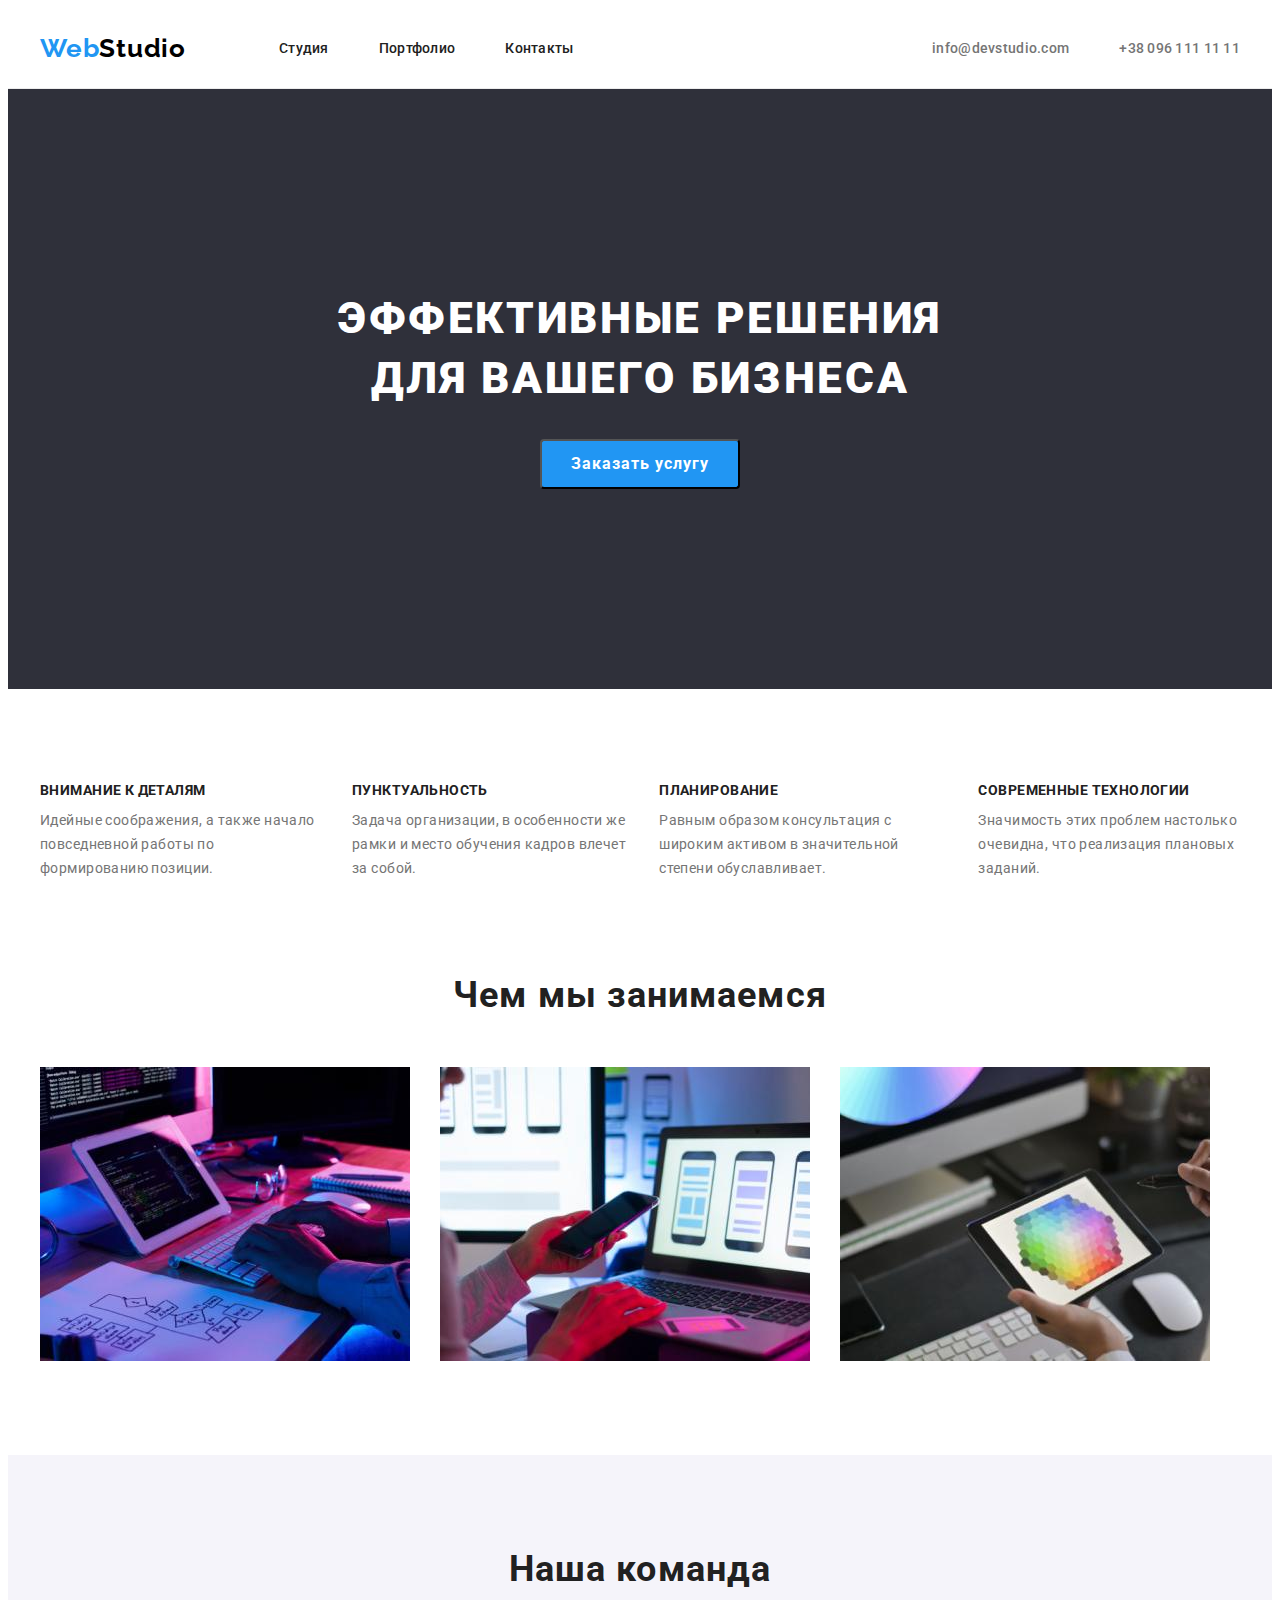
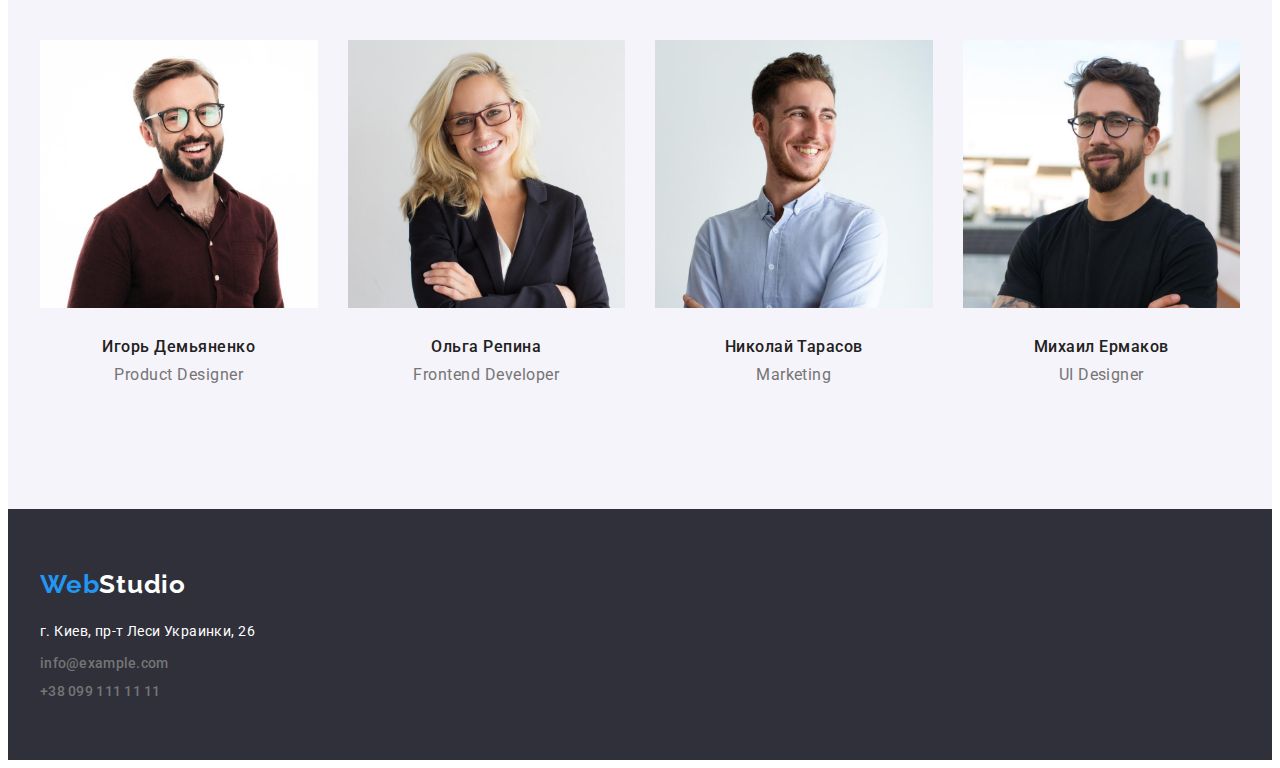
<file: index.html>
<!DOCTYPE html>
<html lang="ru">
<head>
    <meta charset="UTF-8">
    <meta http-equiv="X-UA-Compatible" content="IE=edge">
    <meta name="viewport" content="width=device-width, initial-scale=1.0">
    <title>Студия</title>
    <link rel="preconnect" href="https://fonts.googleapis.com">
    <link rel="preconnect" href="https://fonts.gstatic.com" crossorigin>
    <link href="https://fonts.googleapis.com/css2?family=Raleway:wght@700&family=Roboto:wght@400;500;700;900&display=swap"
            rel="stylesheet">
    <link rel="stylesheet" href="https://cdnjs.cloudflare.com/ajax/libs/modern-normalize/1.1.0/modern-normalize.min.css"
        integrity="sha512-wpPYUAdjBVSE4KJnH1VR1HeZfpl1ub8YT/NKx4PuQ5NmX2tKuGu6U/JRp5y+Y8XG2tV+wKQpNHVUX03MfMFn9Q=="
        crossorigin="anonymous" referrerpolicy="no-referrer">
        
    <link rel="stylesheet" href="./css/style.css">
</head>
<body>
    <header class="header">
        <div class="container header-container">
            <a href="" class="web-header"><span class="web-color">Web</span></span>Studio</a>
            <nav>
                
                <ul class="site-nav">
                    <li class="site-nav-item"><a href="index.html" class="nav-link">Студия</a></li>
                    <li class="site-nav-item"><a href="portfolio.html" class="nav-link">Портфолио</a></li>
                    <li class="site-nav-item"><a href="" class="nav-link">Контакты</a></li>
                </ul>
                
            </nav>
            
                <ul class="contacts">
                    <li class="contacts-item"><a href="mailto:info@devstudio.com" class="contact-link">info@devstudio.com</a></li>
                    <li class="contacts-item"><a href="tel:+380961111111" class="contact-link">+38 096 111 11 11</a></li>
                </ul>
            
        </div>
    </header>
    <main>
        <section class="solution">
            <div class="container">
                <h1 class="main-title">ЭФФЕКТИВНЫЕ РЕШЕНИЯ<br> ДЛЯ ВАШЕГО БИЗНЕСА</h1>
                <button type="button" class="button">Заказать услугу</button>
            </div>
        </section>
         <!--About how we do-->
        <section class="section">
            <div class="container">
                <h2 class="visually-hidden">Наши преимущества</h2>
                <ul class="features">
                    <li class="features-item">
                        <h3 class="features-title">Внимание к деталям</h3>
                        <p class="features-text">Идейные соображения, а также начало повседневной работы по формированию позиции.</p>
                        
                    </li>
                    <li class="features-item">
                        <h3 class="features-title">Пунктуальность</h3>
                        <p class="features-text">Задача организации, в особенности же рамки и место обучения кадров влечет за собой.</p>
                        
                    </li>
                    <li class="features-item">
                        <h3 class="features-title">Планирование</h3>
                        <p class="features-text">Равным образом консультация с широким активом в значительной степени обуславливает.</p>
                        
                    </li>
                    <li class="features-item">
                        <h3 class="features-title">Современные технологии</h3>
                        <p class="features-text">Значимость этих проблем настолько очевидна, что реализация плановых заданий.</p>
                        
                    </li>
                </ul>
            </div>
        </section>
        <!--About what we do-->
        <section class="section works-section">
            <div class="container">
                <h2 class="works-title">Чем мы занимаемся</h2>
                <ul class="works">
                <li class="works-item"><img class="img" src="images/do1.jpg" alt="Планшет" width="370"></li>
                <li class="works-item"><img class="img" src="images/do2.jpg" alt="Компьютер" width="370"></li>
                <li class="works-item"><img class="img" src="images/do3.jpg" alt="Цветовая гамма" width="370"></li>
                </ul>
            </div>
        </section>
        <!--Our team-->
        <section class="section team-section">
            
            <div class="container">
                <h2 class="works-title">Наша команда</h2>
                <ul class="team">
                    <li class="team-item">
                        <img src="images/card1.jpg" alt="Игорь Демьяненко" width="270">
                        <div class="team-item-title"><h3 class="team-title">Игорь Демьяненко</h3>
                        <p class="team-text">Product Designer</p>
                        </div>
                    </li>
                    <li class="team-item">
                        <img src="images/card2.jpg" alt="Ольга Репина" width="270">
                        <div class="team-item-title"><h3 class="team-title">Ольга Репина</h3>
                        <p class="team-text">Frontend Developer</p>
                        </div>
                    </li>
                    <li class="team-item">
                        <img src="images/card3.jpg" alt="Николай Тарасов" width="270">
                        <div class="team-item-title"><h3 class="team-title">Николай Тарасов</h3>
                        <p class="team-text">Marketing</p>
                        </div>
                        
                    </li>
                    <li class="team-item">
                        <img src="images/card4.jpg" alt="Михаил Ермаков" width="270">
                        <div class="team-item-title"><h3 class="team-title">Михаил Ермаков</h3>
                        <p class="team-text">UI Designer</p>
                        </div>
                    </li>
                </ul>
            </div>
        </section>
    </main>
    <footer class="footer">
        <div class="container-footer container">
            <a href="" class="web-footer"><span class="web-color">Web</span>Studio</a>
            <address>
                <ul class="list-footer">
                    <li class="list-footer-item"><a href="https://goo.gl/maps/3rjbSiguFUS4Jfg76" class="address">г. Киев, пр-т Леси Украинки, 26</a></li>
                    <li class="list-footer-item"><a href="mailto:info@example.com" class="contact-link-footer">info@example.com</a></li>
                    <li class="list-footer-item"><a href="tel:+380991111111" class="contact-link-footer">+38 099 111 11 11</a></li>
                </ul>
            </address>
        </div>
    </footer>
</body>
</html>
</file>
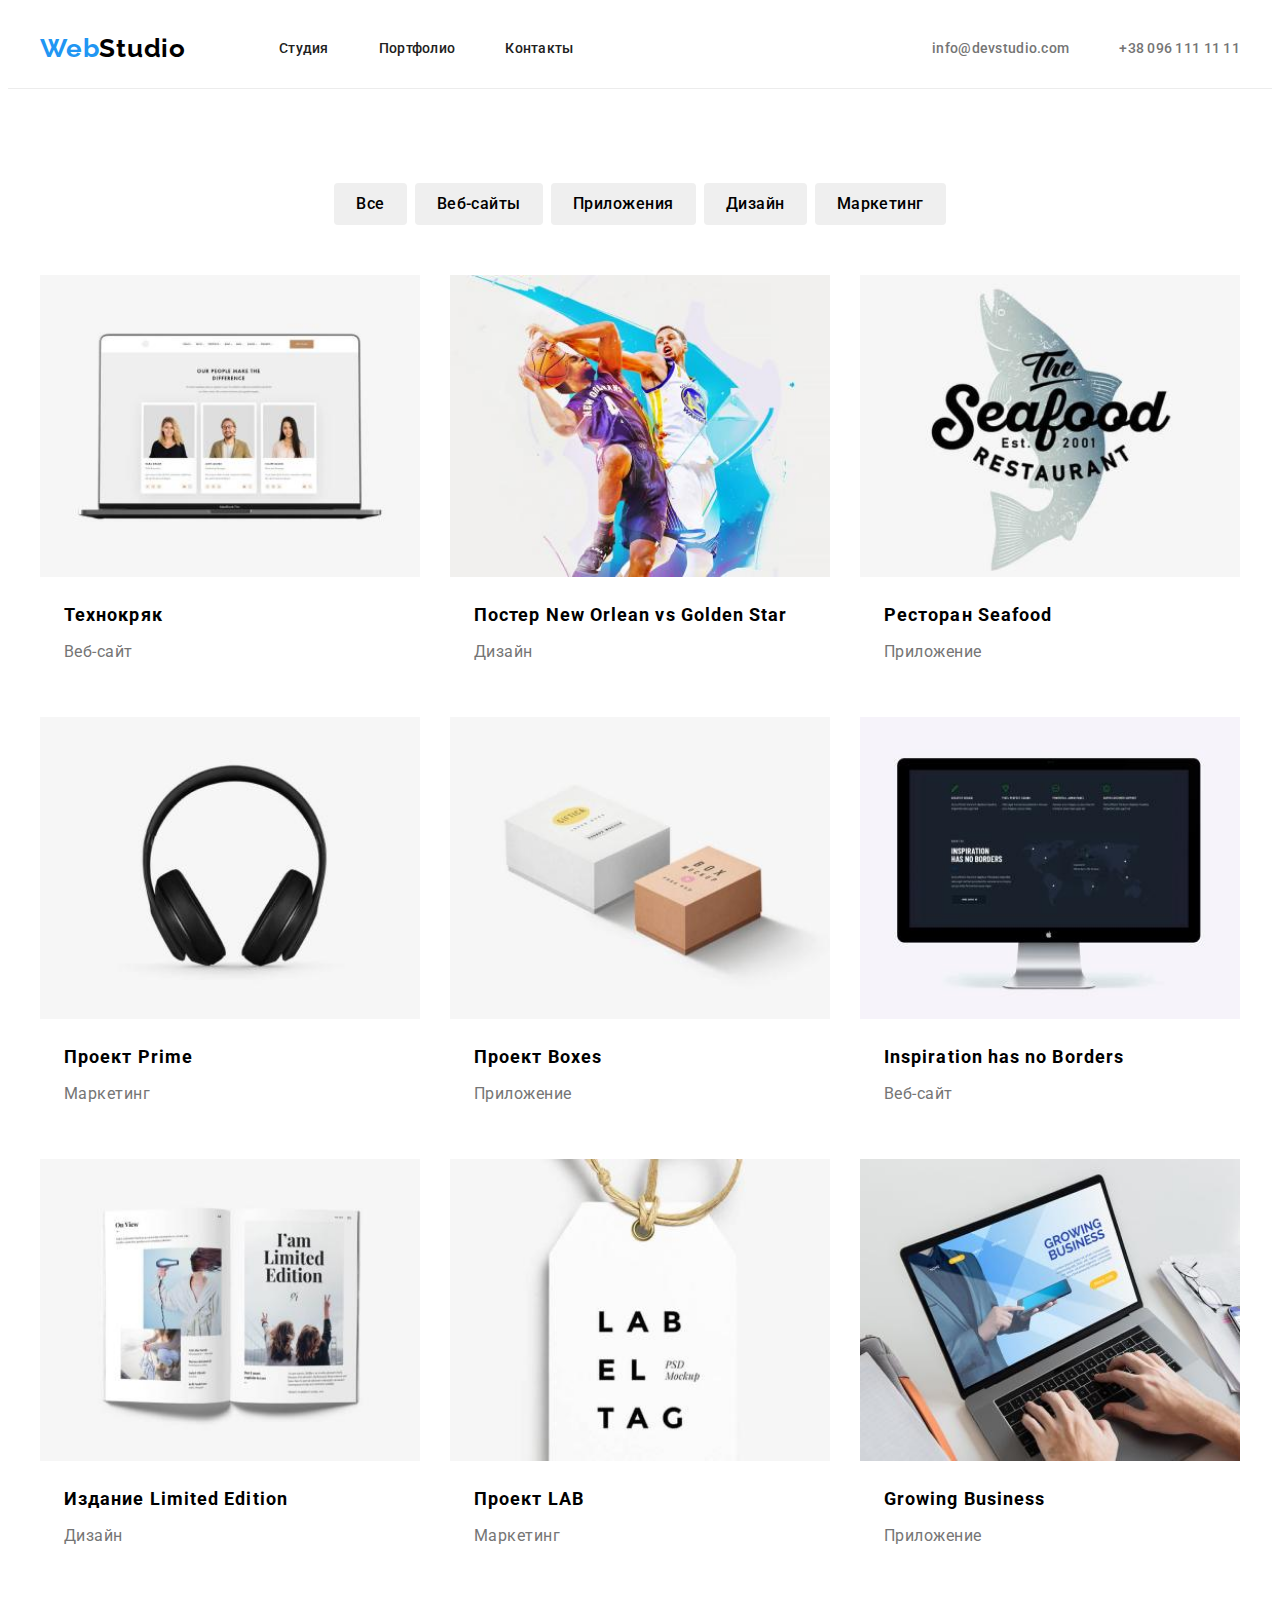
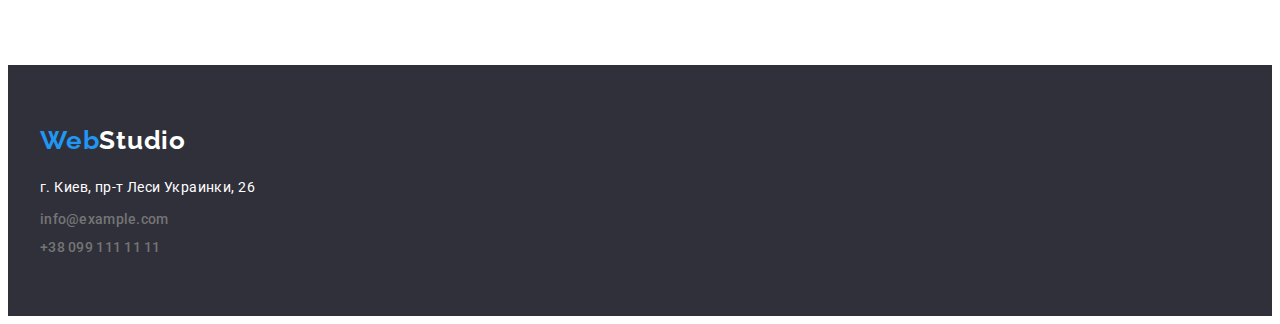
<file: portfolio.html>
<!DOCTYPE html>
<html lang="ru">

<head>
    <meta charset="UTF-8">
    <meta http-equiv="X-UA-Compatible" content="IE=edge">
    <meta name="viewport" content="width=device-width, initial-scale=1.0">
    <title>Портфолио</title>
    <link rel="preconnect" href="https://fonts.googleapis.com">
    <link rel="preconnect" href="https://fonts.gstatic.com" crossorigin>
    <link href="https://fonts.googleapis.com/css2?family=Raleway:wght@700&family=Roboto:wght@400;500;700;900&display=swap"
            rel="stylesheet">
    <link rel="stylesheet" href="https://cdnjs.cloudflare.com/ajax/libs/modern-normalize/1.1.0/modern-normalize.min.css"
    integrity="sha512-wpPYUAdjBVSE4KJnH1VR1HeZfpl1ub8YT/NKx4PuQ5NmX2tKuGu6U/JRp5y+Y8XG2tV+wKQpNHVUX03MfMFn9Q=="
    crossorigin="anonymous" referrerpolicy="no-referrer">
    <link rel="stylesheet" href="./css/style.css">
</head>

<body>
    <header class="header">
        <div class="container header-container">
            <a href="" class="web-header"><span class="web-color">Web</span></span>Studio</a>
            <nav>
    
                <ul class="site-nav">
                    <li class="site-nav-item"><a href="index.html" class="nav-link">Студия</a></li>
                    <li class="site-nav-item"><a href="portfolio.html" class="nav-link">Портфолио</a></li>
                    <li class="site-nav-item"><a href="" class="nav-link">Контакты</a></li>
                </ul>
    
            </nav>
    
            <ul class="contacts">
                <li class="contacts-item"><a href="mailto:info@devstudio.com" class="contact-link">info@devstudio.com</a>
                </li>
                <li class="contacts-item"><a href="tel:+380961111111" class="contact-link">+38 096 111 11 11</a></li>
            </ul>
    
        </div>
    </header>
    <main>
        <section class="section">
        <!--About what we do-->
            <div class="container">
                <h1 class="visually-hidden">Наши работы</h1>
                    <ul class="filter">
                        <li class="filter-item"><button type="button" class="filter-button">Все</button></li>
                        <li class="filter-item"><button type="button" class="filter-button">Веб-сайты</button></li>
                        <li class="filter-item"><button type="button" class="filter-button">Приложения</button></li>
                        <li class="filter-item"><button type="button" class="filter-button">Дизайн</button></li>
                        <li class="filter-item"><button type="button" class="filter-button">Маркетинг</button></li>
                    </ul>   
            
            <!--Our projects-->
            
                <ul class="card-set">
                    <li class="gallery-item">
                        <img src="images/site-techno.jpg" alt="Технокряк" width="370">
                        <div class="gallery-item-box"><h2 class="gallery-title">Технокряк</h2>
                        <p class="gallery-text">Веб-сайт</p>
                        </div>
                    </li>
                    <li class="gallery-item">
                        <img src="images/d-poster.jpg" alt="Постер New Orlean vs Golden Star" width="370">
                    <div class="gallery-item-box"><h2 class="gallery-title">Постер New Orlean vs Golden Star</h2>
                        <p class="gallery-text">Дизайн</p>
                        </div>
                    </li>
                    <li class="gallery-item">
                        <img src="images/ap-seafood.jpg" alt="Ресторан Seafood" width="370">
                        <div class="gallery-item-box"><h2 class="gallery-title">Ресторан Seafood</h2>
                        <p class="gallery-text">Приложение</p>
                        </div>
                    </li>
                    <li class="gallery-item">
                        <img src="images/m-prime.jpg" alt="Проект Prime" width="370">
                        <div class="gallery-item-box"><h2 class="gallery-title">Проект Prime</h2>
                        <p class="gallery-text">Маркетинг</p>
                        </div>
                    </li>
                    <li class="gallery-item">
                        <img src="images/ap-boxes.jpg" alt="Проект Boxes" width="370">
                        <div class="gallery-item-box"><h2 class="gallery-title">Проект Boxes</h2>
                        <p class="gallery-text">Приложение</p>
                        </div>
                    </li>
                    <li class="gallery-item">
                        <img src="images/site-inspire.jpg" alt="Inspiration has no Borders" width="370">
                        <div class="gallery-item-box"><h2 class="gallery-title">Inspiration has no Borders</h2>
                        <p class="gallery-text">Веб-сайт</p>
                        </div>
                    </li>
                    <li class="gallery-item">
                        <img src="images/d-edition.jpg" alt="Издание Limited Edition" width="370">
                        <div class="gallery-item-box"><h2 class="gallery-title">Издание Limited Edition</h2>
                        <p class="gallery-text">Дизайн</p>
                        </div>
                    </li>
                    <li class="gallery-item">
                        <img src="images/m-lab.jpg" alt="Проект LAB" width="370">
                        <div class="gallery-item-box"><h2 class="gallery-title">Проект LAB</h2>
                        <p class="gallery-text">Маркетинг</p>
                        </div>
                    </li>
                    <li class="gallery-item">
                        <img src="images/ap-bui.jpg" alt="Growing Business" width="370">
                        <div class="gallery-item-box"><h2 class="gallery-title">Growing Business</h2>
                        <p class="gallery-text">Приложение</p>
                        </div>
                    </li>
                </ul>
            </div>
        </section>
    </main>
    <footer class="footer">
        <div class="container-footer container">
            <a href="" class="web-footer"><span class="web-color">Web</span>Studio</a>
            <address>
                <ul class="list-footer">
                    <li class="list-footer-item"><a href="https://goo.gl/maps/3rjbSiguFUS4Jfg76" class="address">г. Киев,
                            пр-т Леси Украинки, 26</a></li>
                    <li class="list-footer-item"><a href="mailto:info@example.com"
                            class="contact-link-footer">info@example.com</a></li>
                    <li class="list-footer-item"><a href="tel:+380991111111" class="contact-link-footer">+38 099 111 11
                            11</a></li>
                </ul>
            </address>
        </div>
    </footer>
</body>

</html>
</file>
<file: css/style.css>
:root {
  --text-primary: #212121;
  --text-nav: #2196f3;
  --text-web-header: #000;
  --text-web-color: #2196f3;
  --contact-link: #757575;
  --primary-font: "Roboto", sans-serif;
  --secondary-font: "Raleway", sans-serif;
}
body {
  font-family: var(--primary-font);
}
.header {
  border-bottom: 1px solid #ececec;
}
.header-container {
  display: flex;
  align-items: center;
}
.container {
  width: 1200px;
  padding-right: 15px;
  padding-left: 15px;
  margin: 0 auto;
}

.web-header {
  font-family: var(--secondary-font);
  color: var(--text-web-header);
  font-weight: 700;
  font-size: 26px;
  line-height: 1.19;
  letter-spacing: 0.03em;
  text-decoration: none;
  margin-right: 93px;
}
.web-color {
  font-family: var(--secondary-font);
  color: var(--text-web-color);
  font-weight: 700;
  font-size: 26px;
  line-height: 1.19;
  letter-spacing: 0.03em;
}
.site-nav {
  display: flex;

  margin-left: auto;
}
.site-nav-item:not(:last-child) {
  margin-right: 50px;
}
.nav-link {
  font-family: var(--primary-font);
  color: var(--text-primary);
  font-weight: 500;
  font-size: 14px;
  line-height: 1.17;
  letter-spacing: 0.02em;
  text-decoration: none;
  padding: 32px 0;
  display: block;
}
.contacts {
  display: flex;

  margin-left: auto;
}

.contacts-item:not(:last-child) {
  margin-right: 50px;
}
.contact-link {
  font-family: var(--primary-font);
  color: var(--contact-link);
  font-weight: 500;
  font-size: 14px;
  line-height: 1.17;
  letter-spacing: 0.02em;
  text-decoration: none;
  padding: 32px 0;
  display: block;
}
.nav-link:hover,
.contact-link:hover,
.nav-link:focus,
.contact-link:focus {
  color: var(--text-nav);
}
.solution {
  padding-top: 200px;
  padding-bottom: 200px;
  background-color: #2f303a;
}
.main-title {
  font-family: var(--primary-font);
  font-weight: 900;
  font-size: 44px;
  line-height: 1.36;
  text-align: center;
  letter-spacing: 0.06em;
  text-transform: uppercase;
  color: #fff;
  margin-bottom: 30px;
}
.button {
  font-family: var(--primary-font);
  font-weight: bold;
  font-size: 16px;
  line-height: 1.87;
  display: flex;
  align-items: center;
  justify-content: center;
  letter-spacing: 0.06em;
  background-color: var(--text-nav);
  color: #fff;
  cursor: pointer;
  width: 200px;
  height: 50px;
  margin: 0 auto;
  border-radius: 4px;
}
.section {
  padding-top: 94px;
  padding-bottom: 94px;
}
.visually-hidden {
  position: absolute;
  clip: rect(0 0 0 0);
  width: 1px;
  height: 1px;
  margin: -1px;
}
.features {
  display: flex;
}
h1,
h2,
h3,
p {
  margin: 0;
}
ul,
li {
  list-style: none;
  margin: 0px;
  padding: 0px;
}

.contact {
  display: flex;
  align-items: center;
  margin-left: auto;
}

.features-item:not(:last-child) {
  margin-right: 30px;
}
.features-title {
  font-family: var(--primary-font);
  font-weight: bold;
  font-size: 14px;
  line-height: 1.14;
  letter-spacing: 0.03em;
  text-transform: uppercase;
  color: var(--text-primary);
  align-items: flex-start;
  flex-direction: flex-start;
  justify-content: space-between;
  padding-left: 0px;
  margin-bottom: 10px;
}
.features-text {
  font-family: var(--primary-font);
  font-size: 14px;
  line-height: 1.71;
  letter-spacing: 0.03em;
  color: var(--contact-link);
}
.works-section {
  padding-top: 0px;
}

.works-title {
  font-family: var(--primary-font);
  font-weight: bold;
  font-size: 36px;
  line-height: 1.16;
  text-align: center;
  letter-spacing: 0.03em;
  color: var(--text-primary);
  margin-bottom: 50px;
}

.works {
  display: flex;
}

.works-item:not(:last-child) {
  margin-right: 30px;
}
img {
  display: block;
  width: 100%;
  height: auto;
}
.team-section {
  background-color: #f5f4fa;
}
.our-team {
  margin: 50px;
}
.team {
  display: flex;
}
.team-item:not(:last-child) {
  margin-right: 30px;
}
.team-item-title {
  padding: 30px 0;
}
.team-title {
  font-family: var(--primary-font);
  font-weight: 500;
  font-size: 16px;
  line-height: 1.18;
  text-align: center;
  letter-spacing: 0.03em;
  color: var(--text-primary);

  margin-bottom: 10px;
}

.team-text {
  font-family: var(--primary-font);
  font-size: 16px;
  line-height: 1.18;
  text-align: center;
  letter-spacing: 0.03em;
  color: var(--contact-link);
}

.footer {
  background-color: #2f303a;
  padding: 60px 0;
}
.list-footer {
  margin-top: 20px;
}
.address {
  font-family: var(--primary-font);
  color: #fff;
  font-size: 14px;
  font-style: normal;
  line-height: 1.71;
  letter-spacing: 0.03em;
  text-decoration: none;
  flex-direction: column;
}
.list-footer-item:not(:last-child) {
  margin-bottom: 9px;
}

.contact-link-footer {
  font-family: var(--primary-font);
  color: var(--contact-link);
  font-weight: 500;
  font-size: 14px;
  font-style: normal;
  line-height: 1.17;
  letter-spacing: 0.02em;
  text-decoration: none;
}

.web-footer {
  font-family: var(--secondary-font);
  color: #fff;
  font-weight: 700;
  font-size: 26px;
  line-height: 1.19;
  letter-spacing: 0.03em;
  text-decoration: none;
  margin-bottom: 20px;
  display: block;
  flex-direction: row;
}
.filter {
  margin-bottom: 50px;
  display: flex;
  justify-content: center;
}
.filter-item:not(:last-child) {
  margin-right: 8px;
}

.card-set {
  display: flex;
  flex-wrap: wrap;
  margin-left: -30px;
  margin-top: -30px;
}
.features-item-title {
  padding: 30px;
  border: 1px;
}
.gallery-item {
  margin-left: 30px;
  margin-top: 30px;
  flex-basis: calc((100% - 90px) / 3);
}
.gallery-item-box {
  padding: 20px 24px;
}
.filter-button {
  border: transparent;
  font-family: var(--primary-font);
  font-weight: 500;
  font-size: 16px;
  line-height: 1.62;
  text-align: center;
  letter-spacing: 0.03em;
  border-radius: 4px;
  padding: 8px 22px;
}
.filter-button:hover,
.filter-button:focus {
  cursor: pointer;
  background-color: var(--text-web-color);
  color: #fff;
}
.gallery-title {
  font-family: var(--primary-font);
  font-weight: 700;
  font-size: 18px;
  line-height: 2;
  letter-spacing: 0.06em;
  margin-bottom: 4px;
}
.gallery-text {
  font-family: var(--primary-font);
  color: var(--contact-link);
  font-size: 16px;
  line-height: 1.87;
  letter-spacing: 0.03em;
}
</file>
